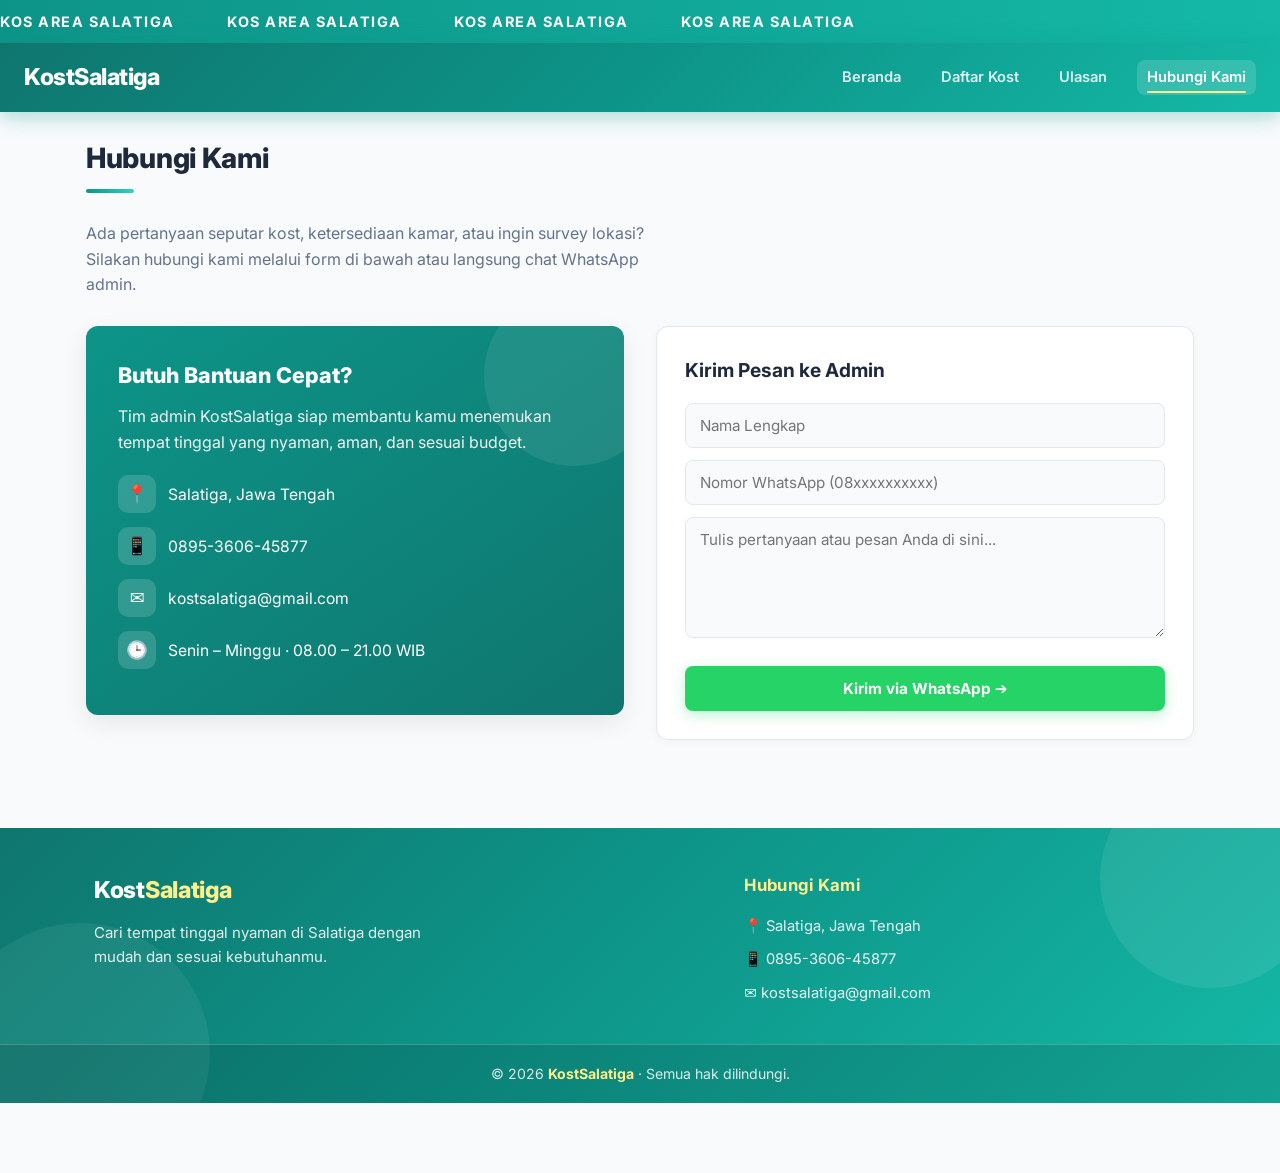
<file: kontak.html>
<!DOCTYPE html>
<html lang="id">
<head>
  <meta charset="UTF-8">
  <meta name="viewport" content="width=device-width, initial-scale=1.0">
  <title>Hubungi Kami - KostSalatiga</title>
  <link rel="stylesheet" href="style.css">
  <link rel="preconnect" href="https://fonts.googleapis.com">
  <link rel="preconnect" href="https://fonts.gstatic.com" crossorigin>
  <link href="https://fonts.googleapis.com/css2?family=Inter:wght@400;500;600;700;800&display=swap" rel="stylesheet">
</head>
<body>
  <!-- BANNER HEADER BERGERAK -->
  <div class="marquee-banner">
    <div class="marquee-text">
      <span> KOS AREA SALATIGA </span>
      <span> KOS AREA SALATIGA </span>
      <span> KOS AREA SALATIGA </span>
      <span> KOS AREA SALATIGA </span>
    </div>
  </div>

  <header>
    <h1>KostSalatiga</h1>
    <nav>
      <a href="index.html">Beranda</a>
      <a href="daftar.html">Daftar Kost</a>
      <a href="ulasan.html">Ulasan</a>
      <a href="kontak.html" class="active">Hubungi Kami</a>
    </nav>
  </header>

  <main class="container">
    <h3 class="section-title">Hubungi Kami</h3>
    <p style="color: var(--text-muted); margin-bottom: 28px; max-width: 560px;">
      Ada pertanyaan seputar kost, ketersediaan kamar, atau ingin survey lokasi?
      Silakan hubungi kami melalui form di bawah atau langsung chat WhatsApp admin.
    </p>

    <div class="contact-section">
      <!-- INFO CARD -->
      <div class="contact-info-card">
        <h4>Butuh Bantuan Cepat?</h4>
        <p>
          Tim admin KostSalatiga siap membantu kamu menemukan tempat tinggal
          yang nyaman, aman, dan sesuai budget.
        </p>
        <div class="contact-detail">
          <span>📍</span>
          <div>Salatiga, Jawa Tengah</div>
        </div>
        <div class="contact-detail">
          <span>📱</span>
          <div>0895-3606-45877</div>
        </div>
        <div class="contact-detail">
          <span>✉️</span>
          <div>kostsalatiga@gmail.com</div>
        </div>
        <div class="contact-detail">
          <span>🕒</span>
          <div>Senin – Minggu · 08.00 – 21.00 WIB</div>
        </div>
      </div>

      <!-- FORM CARD -->
      <div class="contact-form-card">
        <h4>Kirim Pesan ke Admin</h4>
        <form id="contactForm" onsubmit="kirimPesanWA(event)">
          <input type="text" id="contactNama" placeholder="Nama Lengkap" required>
          <input type="tel" id="contactHp" placeholder="Nomor WhatsApp (08xxxxxxxxxx)" required>
          <textarea id="contactPesan" rows="5" placeholder="Tulis pertanyaan atau pesan Anda di sini..." required></textarea>
          <button type="submit" class="btn-submit">Kirim via WhatsApp ➔</button>
        </form>
      </div>
    </div>
  </main>

  <footer class="site-footer">
    <div class="footer-container">
      <div class="footer-brand">
        <h2>Kost<span>Salatiga</span></h2>
        <p>
          Cari tempat tinggal nyaman di Salatiga
          dengan mudah dan sesuai kebutuhanmu.
        </p>
      </div>
      <div class="footer-column">
        <h3>Hubungi Kami</h3>
        <p>📍 Salatiga, Jawa Tengah</p>
        <p>📱 0895-3606-45877</p>
        <p>✉️ kostsalatiga@gmail.com</p>
      </div>
    </div>
    <div class="footer-bottom">
      <p>© 2026 <strong>KostSalatiga</strong> · Semua hak dilindungi.</p>
    </div>
  </footer>

  <!-- BOTTOM NAVIGATION (MOBILE) -->
  <div class="bottom-nav">
    <a href="index.html">Beranda</a>
    <a href="daftar.html">Daftar Kost</a>
    <a href="ulasan.html">Ulasan</a>
    <a href="kontak.html" class="active">Hubungi Kami</a>
  </div>

  <script src="script.js"></script>
</body>
</html>
</file>
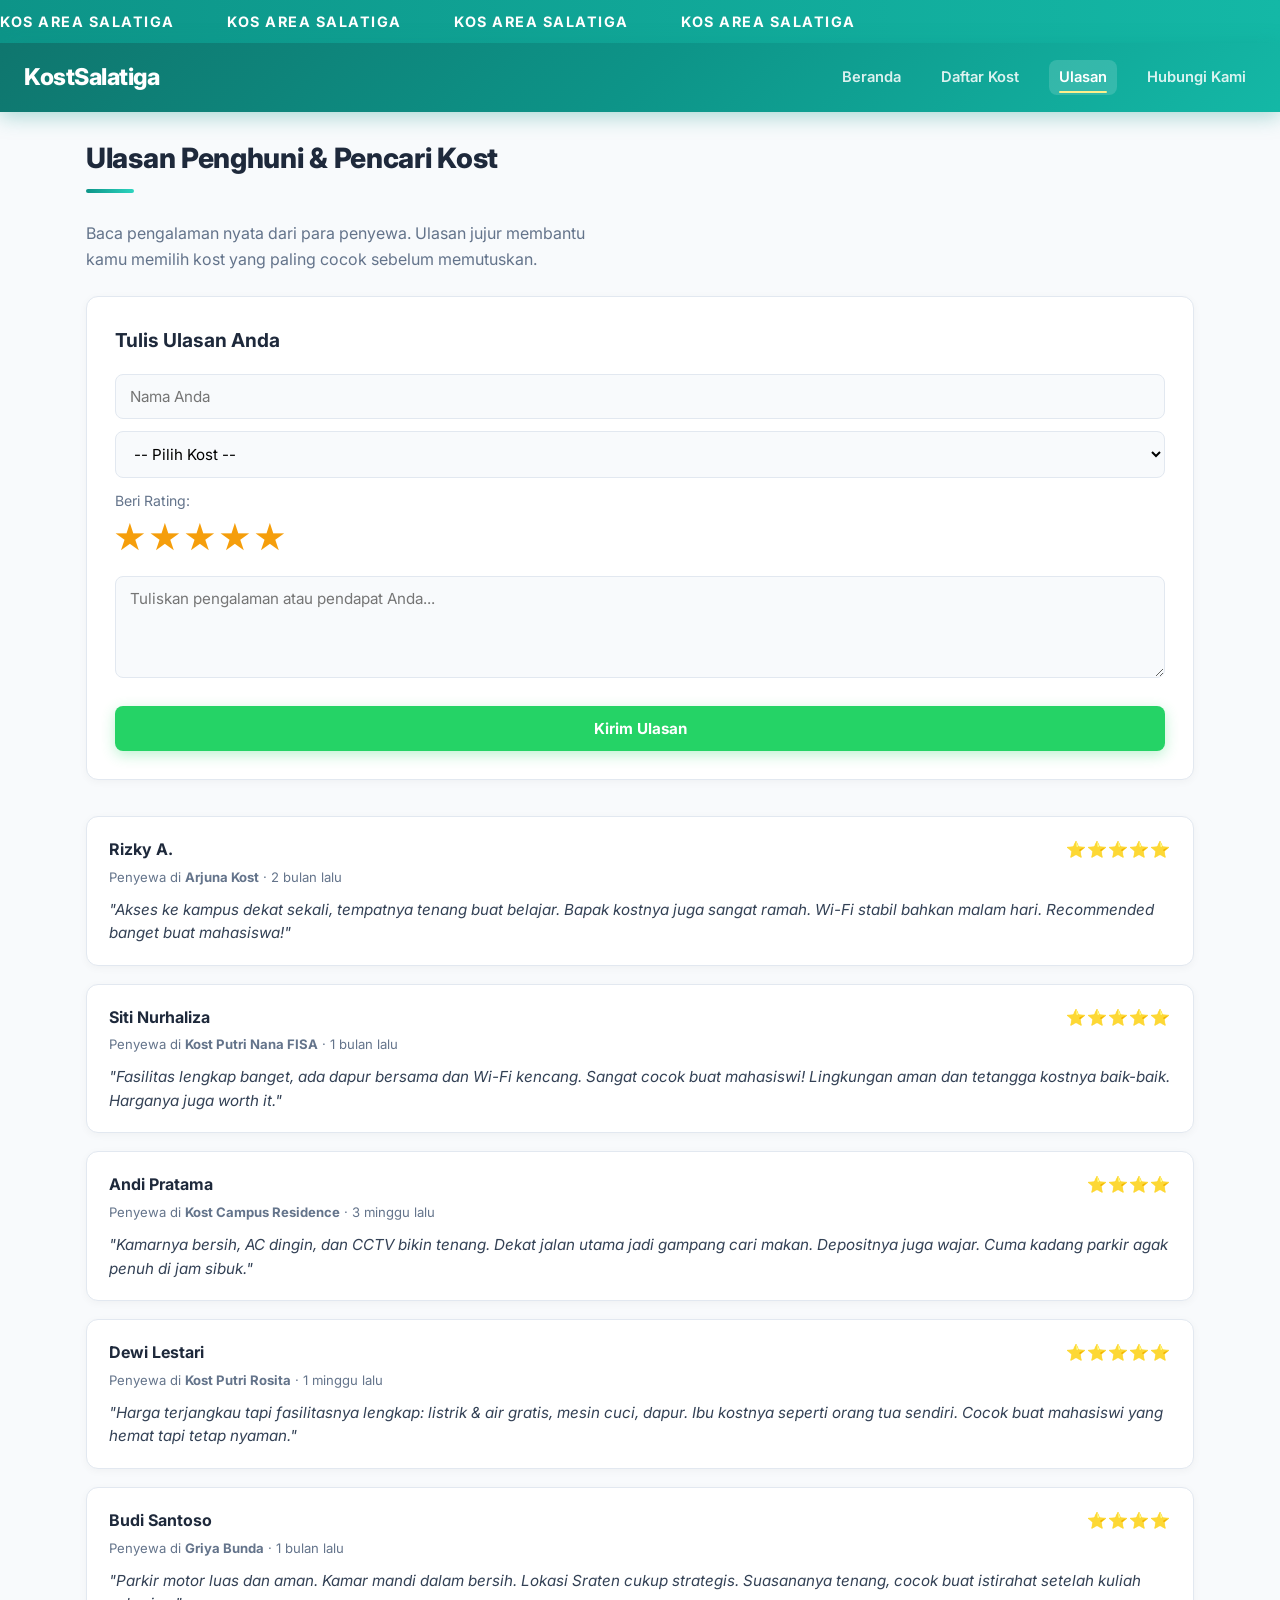
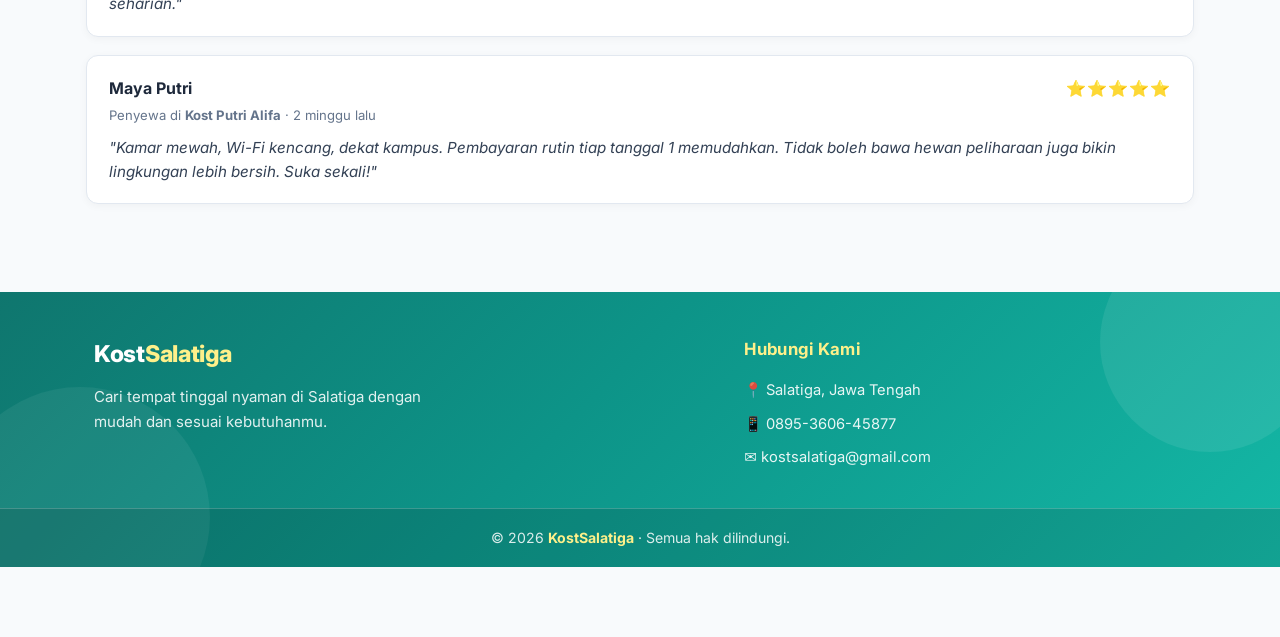
<file: ulasan.html>
<!DOCTYPE html>
<html lang="id">
<head>
  <meta charset="UTF-8">
  <meta name="viewport" content="width=device-width, initial-scale=1.0">
  <title>Ulasan - Kost Salatiga</title>
  <link rel="stylesheet" href="style.css">
  <link rel="preconnect" href="https://fonts.googleapis.com">
  <link rel="preconnect" href="https://fonts.gstatic.com" crossorigin>
  <link href="https://fonts.googleapis.com/css2?family=Inter:wght@400;500;600;700;800&display=swap" rel="stylesheet">
</head>
<body>

  <!-- BANNER HEADER BERGERAK -->
  <div class="marquee-banner">
    <div class="marquee-text">
      <span> KOS AREA SALATIGA </span>
      <span> KOS AREA SALATIGA </span>
      <span> KOS AREA SALATIGA </span>
      <span> KOS AREA SALATIGA </span>
    </div>
  </div>

  <header>
    <h1>KostSalatiga</h1>
    <nav>
      <a href="index.html">Beranda</a>
      <a href="daftar.html">Daftar Kost</a>
      <a href="ulasan.html" class="active">Ulasan</a>
      <a href="kontak.html">Hubungi Kami</a>
    </nav>
  </header>

  <main class="container">
    <h3 class="section-title">Ulasan Penghuni & Pencari Kost</h3>
    <p style="color: var(--text-muted); margin-bottom: 24px; max-width: 520px;">
      Baca pengalaman nyata dari para penyewa. Ulasan jujur membantu kamu memilih
      kost yang paling cocok sebelum memutuskan.
    </p>

    <!-- FORM KIRIM ULASAN -->
    <section class="review-form-section">
      <h4>Tulis Ulasan Anda</h4>
      <form id="reviewForm" onsubmit="tambahUlasan(event)">
        <input type="text" id="reviewNama" placeholder="Nama Anda" required>
        <select id="reviewKost" required>
          <option value="">-- Pilih Kost --</option>
          <option value="Arjuna Kost">Arjuna Kost</option>
          <option value="Griya Bunda">Griya Bunda</option>
          <option value="Kost Putri Nana FISA">Kost Putri Nana FISA</option>
          <option value="Kost Putri Rosita">Kost Putri Rosita</option>
          <option value="Kost Putri Alifa">Kost Putri Alifa</option>
          <option value="Kost Graha Asri">Kost Graha Asri</option>
          <option value="Kost Campus Residence">Kost Campus Residence</option>
          <option value="Kost Green House">Kost Green House</option>
          <option value="Kost Wisma Cinta">Kost Wisma Cinta</option>
          <option value="Kost Barokah Sejahtera">Kost Barokah Sejahtera</option>
        </select>
        <label style="font-size: 0.88rem; color: #64748b; margin-bottom: 4px; display: block;">Beri Rating:</label>
        <div id="starPicker" class="star-picker"></div>
        <textarea id="reviewPesan" rows="4" placeholder="Tuliskan pengalaman atau pendapat Anda..." required></textarea>
        <button type="submit" class="btn-submit">Kirim Ulasan</button>
      </form>
    </section>

    <!-- LIST ULASAN -->
    <section class="reviews-list" id="reviewsContainer">
      <div class="review-card">
        <div class="review-header">
          <strong>Rizky A.</strong>
          <span class="stars">⭐⭐⭐⭐⭐</span>
        </div>
        <small>Penyewa di <strong>Arjuna Kost</strong> · 2 bulan lalu</small>
        <p>"Akses ke kampus dekat sekali, tempatnya tenang buat belajar. Bapak kostnya juga sangat ramah. Wi-Fi stabil bahkan malam hari. Recommended banget buat mahasiswa!"</p>
      </div>

      <div class="review-card">
        <div class="review-header">
          <strong>Siti Nurhaliza</strong>
          <span class="stars">⭐⭐⭐⭐⭐</span>
        </div>
        <small>Penyewa di <strong>Kost Putri Nana FISA</strong> · 1 bulan lalu</small>
        <p>"Fasilitas lengkap banget, ada dapur bersama dan Wi-Fi kencang. Sangat cocok buat mahasiswi! Lingkungan aman dan tetangga kostnya baik-baik. Harganya juga worth it."</p>
      </div>

      <div class="review-card">
        <div class="review-header">
          <strong>Andi Pratama</strong>
          <span class="stars">⭐⭐⭐⭐</span>
        </div>
        <small>Penyewa di <strong>Kost Campus Residence</strong> · 3 minggu lalu</small>
        <p>"Kamarnya bersih, AC dingin, dan CCTV bikin tenang. Dekat jalan utama jadi gampang cari makan. Depositnya juga wajar. Cuma kadang parkir agak penuh di jam sibuk."</p>
      </div>

      <div class="review-card">
        <div class="review-header">
          <strong>Dewi Lestari</strong>
          <span class="stars">⭐⭐⭐⭐⭐</span>
        </div>
        <small>Penyewa di <strong>Kost Putri Rosita</strong> · 1 minggu lalu</small>
        <p>"Harga terjangkau tapi fasilitasnya lengkap: listrik & air gratis, mesin cuci, dapur. Ibu kostnya seperti orang tua sendiri. Cocok buat mahasiswi yang hemat tapi tetap nyaman."</p>
      </div>

      <div class="review-card">
        <div class="review-header">
          <strong>Budi Santoso</strong>
          <span class="stars">⭐⭐⭐⭐</span>
        </div>
        <small>Penyewa di <strong>Griya Bunda</strong> · 1 bulan lalu</small>
        <p>"Parkir motor luas dan aman. Kamar mandi dalam bersih. Lokasi Sraten cukup strategis. Suasananya tenang, cocok buat istirahat setelah kuliah seharian."</p>
      </div>

      <div class="review-card">
        <div class="review-header">
          <strong>Maya Putri</strong>
          <span class="stars">⭐⭐⭐⭐⭐</span>
        </div>
        <small>Penyewa di <strong>Kost Putri Alifa</strong> · 2 minggu lalu</small>
        <p>"Kamar mewah, Wi-Fi kencang, dekat kampus. Pembayaran rutin tiap tanggal 1 memudahkan. Tidak boleh bawa hewan peliharaan juga bikin lingkungan lebih bersih. Suka sekali!"</p>
      </div>
    </section>
  </main>

  <footer class="site-footer">
    <div class="footer-container">
      <div class="footer-brand">
        <h2>Kost<span>Salatiga</span></h2>
        <p>Cari tempat tinggal nyaman di Salatiga dengan mudah dan sesuai kebutuhanmu.</p>
      </div>
      <div class="footer-column">
        <h3>Hubungi Kami</h3>
        <p>📍 Salatiga, Jawa Tengah</p>
        <p>📱 0895-3606-45877</p>
        <p>✉️ kostsalatiga@gmail.com</p>
      </div>
    </div>
    <div class="footer-bottom">
      <p>© 2026 <strong>KostSalatiga</strong> · Semua hak dilindungi.</p>
    </div>
  </footer>

  <div class="bottom-nav">
    <a href="index.html">Beranda</a>
    <a href="daftar.html">Daftar Kost</a>
    <a href="ulasan.html" class="active">Ulasan</a>
    <a href="kontak.html">Hubungi Kami</a>
  </div>

  <script src="script.js"></script>
</body>
</html>
</file>
<file: style.css>
/* ==========================================================================
   KOST SALATIGA - INTERACTIVE & MODERN CSS
   ========================================================================== */
:root {
  --primary: #0d9488;
  --primary-hover: #0f766e;
  --primary-light: #ccfbf1;
  --primary-soft: rgba(13, 148, 136, 0.12);
  --accent: #f59e0b;
  --dark-slate: #1e293b;
  --text-muted: #64748b;
  --bg-light: #f8fafc;
  --bg-white: #ffffff;
  --border-color: #e2e8f0;
  --shadow-sm: 0 2px 8px rgba(0, 0, 0, 0.04);
  --shadow-md: 0 8px 24px rgba(0, 0, 0, 0.08);
  --shadow-lg: 0 16px 32px rgba(0, 0, 0, 0.12);
  --shadow-glow: 0 0 20px rgba(13, 148, 136, 0.25);
  --radius-sm: 8px;
  --radius-md: 12px;
  --radius-lg: 20px;
  --transition: all 0.3s cubic-bezier(0.4, 0, 0.2, 1);
  --font-main: 'Inter', 'Segoe UI', system-ui, -apple-system, sans-serif;
}

* {
  margin: 0;
  padding: 0;
  box-sizing: border-box;
  font-family: var(--font-main);
}

html { scroll-behavior: smooth; }

body {
  background-color: var(--bg-light);
  color: var(--dark-slate);
  line-height: 1.6;
  -webkit-font-smoothing: antialiased;
  min-height: 100vh;
  padding-bottom: 70px;
}

img { max-width: 100%; display: block; }
a { text-decoration: none; color: inherit; }

.container {
  max-width: 1140px;
  margin: 0 auto;
  padding: 24px 16px;
}

/* MARQUEE */
.marquee-banner {
  background: linear-gradient(90deg, var(--primary), #14b8a6, var(--primary));
  background-size: 200% 100%;
  color: white;
  overflow: hidden;
  white-space: nowrap;
  padding: 10px 0;
  font-weight: 700;
  font-size: 0.9rem;
  letter-spacing: 1.5px;
  position: relative;
  z-index: 50;
  animation: gradientShift 6s ease infinite;
}

.marquee-text {
  display: inline-block;
  animation: marqueeScroll 18s linear infinite;
}

.marquee-text span { margin-right: 48px; display: inline-block; }

@keyframes marqueeScroll {
  0% { transform: translateX(0); }
  100% { transform: translateX(-50%); }
}

@keyframes gradientShift {
  0%, 100% { background-position: 0% 50%; }
  50% { background-position: 100% 50%; }
}

/* HEADER (daftar/ulasan/kontak) */
header {
  background: linear-gradient(135deg, #0f766e 0%, #0d9488 50%, #14b8a6 100%);
  border-bottom: none;
  padding: 16px 24px;
  display: flex;
  justify-content: space-between;
  align-items: center;
  position: sticky;
  top: 0;
  z-index: 100;
  box-shadow: 0 4px 20px rgba(13, 148, 136, 0.35);
  transition: var(--transition);
}

header h1 {
  font-size: 1.45rem;
  font-weight: 800;
  color: #ffffff;
  letter-spacing: -0.5px;
}

header nav {
  display: flex;
  gap: 20px;
  flex-wrap: wrap;
}

header nav a {
  color: rgba(255, 255, 255, 0.85);
  font-weight: 600;
  font-size: 0.92rem;
  position: relative;
  padding: 6px 10px;
  border-radius: 8px;
  transition: var(--transition);
}

header nav a::after {
  content: '';
  position: absolute;
  bottom: 2px;
  left: 10px;
  right: 10px;
  height: 2px;
  background: #fef08a;
  border-radius: 2px;
  transition: var(--transition);
  transform: scaleX(0);
  transform-origin: center;
}

header nav a:hover,
header nav a.active {
  color: #ffffff;
  background: rgba(255, 255, 255, 0.15);
}

header nav a:hover::after,
header nav a.active::after {
  transform: scaleX(1);
}

/* NAVBAR (index) */
.navbar {
  background: linear-gradient(135deg, #0f766e 0%, #0d9488 50%, #14b8a6 100%);
  border-bottom: none;
  position: sticky;
  top: 0;
  z-index: 100;
  box-shadow: 0 4px 20px rgba(13, 148, 136, 0.35);
  transition: var(--transition);
}

.nav-container {
  max-width: 1140px;
  margin: 0 auto;
  padding: 16px;
  display: flex;
  justify-content: space-between;
  align-items: center;
}

.logo {
  font-size: 1.5rem;
  font-weight: 800;
  color: #ffffff;
  letter-spacing: -0.5px;
}

.logo span { color: #fef08a; }

.nav-menu {
  display: flex;
  gap: 16px;
}

.nav-menu a {
  color: rgba(255, 255, 255, 0.85);
  font-weight: 600;
  font-size: 0.95rem;
  position: relative;
  padding: 6px 12px;
  border-radius: 8px;
  transition: var(--transition);
}

.nav-menu a::after {
  content: '';
  position: absolute;
  bottom: 2px;
  left: 12px;
  right: 12px;
  height: 2px;
  background: #fef08a;
  transition: var(--transition);
  border-radius: 2px;
  transform: scaleX(0);
  transform-origin: center;
}

.nav-menu a.active,
.nav-menu a:hover {
  color: #ffffff;
  background: rgba(255, 255, 255, 0.15);
}

.nav-menu a.active::after,
.nav-menu a:hover::after {
  transform: scaleX(1);
}

/* HERO */
.hero-wallpaper-section {
  position: relative;
  background-image: url('https://jogja.disway.id/upload/3df59b6538d28fbd732630ff2f01f0a1.jpg');
  background-size: cover;
  background-position: center;
  border-radius: var(--radius-lg);
  padding: 72px 24px;
  text-align: center;
  margin-bottom: 48px;
  overflow: hidden;
  box-shadow: var(--shadow-lg);
}

.hero-overlay {
  position: absolute;
  inset: 0;
  background: linear-gradient(180deg, rgba(15, 23, 42, 0.55) 0%, rgba(15, 23, 42, 0.85) 100%);
  z-index: 1;
}

.hero-content {
  position: relative;
  z-index: 2;
  max-width: 760px;
  margin: 0 auto;
}

.hero-content h2 {
  font-size: 2.5rem;
  font-weight: 800;
  color: #fff;
  margin-bottom: 12px;
  letter-spacing: -0.5px;
  text-shadow: 0 2px 12px rgba(0, 0, 0, 0.25);
  animation: fadeUp 0.7s ease;
}

.hero-content p {
  color: #e2e8f0;
  font-size: 1.1rem;
  margin-bottom: 32px;
  text-shadow: 0 1px 4px rgba(0, 0, 0, 0.3);
  animation: fadeUp 0.7s ease 0.1s both;
}

.search-box {
  display: flex;
  background: rgba(255, 255, 255, 0.96);
  backdrop-filter: blur(8px);
  border-radius: var(--radius-md);
  padding: 6px;
  box-shadow: 0 12px 32px rgba(0, 0, 0, 0.25);
  margin-bottom: 8px;
  transition: var(--transition);
  border: 1px solid rgba(255, 255, 255, 0.35);
  animation: fadeUp 0.7s ease 0.2s both;
}

.search-box:focus-within {
  transform: translateY(-3px);
  box-shadow: 0 16px 40px rgba(0, 0, 0, 0.32), var(--shadow-glow);
}

.search-box input {
  flex: 1;
  border: none;
  padding: 14px 20px;
  outline: none;
  font-size: 1rem;
  background: transparent;
  color: var(--dark-slate);
}

.search-box input::placeholder { color: #94a3b8; }

.btn-search {
  background: var(--primary);
  color: white;
  border: none;
  padding: 0 28px;
  border-radius: var(--radius-sm);
  font-weight: 600;
  font-size: 0.95rem;
  cursor: pointer;
  transition: var(--transition);
  box-shadow: 0 4px 12px rgba(13, 148, 136, 0.35);
}

.btn-search:hover {
  background: var(--primary-hover);
  transform: scale(1.03);
}

/* SECTION TITLE */
.section-title { margin-bottom: 28px; text-align: left; }

.section-title h3,
h3.section-title {
  font-size: 1.75rem;
  font-weight: 800;
  color: var(--dark-slate);
  letter-spacing: -0.3px;
  position: relative;
  display: inline-block;
}

h3.section-title::after {
  content: '';
  display: block;
  width: 48px;
  height: 4px;
  background: linear-gradient(90deg, var(--primary), #2dd4bf);
  border-radius: 4px;
  margin-top: 8px;
}

.section-title p {
  color: var(--text-muted);
  font-size: 0.98rem;
  margin-top: 6px;
}

/* KOST GRID & CARDS */
.kost-grid {
  display: grid;
  grid-template-columns: repeat(auto-fill, minmax(320px, 1fr));
  gap: 28px;
}

.kost-card {
  background: var(--bg-white);
  border-radius: var(--radius-md);
  border: 1px solid var(--border-color);
  overflow: hidden;
  position: relative;
  display: flex;
  flex-direction: column;
  transition: var(--transition);
  box-shadow: var(--shadow-sm);
}

.kost-card:hover {
  transform: translateY(-8px);
  box-shadow: var(--shadow-md);
  border-color: #cbd5e1;
}

.card-badge {
  position: absolute;
  top: 14px;
  left: 14px;
  background: #ec4899;
  color: white;
  padding: 6px 14px;
  border-radius: 20px;
  font-weight: 700;
  font-size: 0.75rem;
  letter-spacing: 0.5px;
  text-transform: uppercase;
  z-index: 2;
  box-shadow: 0 4px 10px rgba(0, 0, 0, 0.15);
}

.badge-putra { background: #3b82f6; }
.badge-umum { background: #8b5cf6; }

.card-img {
  width: 100%;
  height: 210px;
  overflow: hidden;
  position: relative;
}

.card-img img,
.kost-img {
  width: 100%;
  height: 210px;
  object-fit: cover;
  transition: transform 0.55s ease;
}

.kost-card:hover .card-img img,
.kost-card:hover .kost-img {
  transform: scale(1.08);
}

.card-body,
.kost-body {
  padding: 22px;
  display: flex;
  flex-direction: column;
  flex: 1;
  gap: 8px;
}

.kost-title {
  font-size: 1.15rem;
  font-weight: 700;
  color: var(--dark-slate);
  margin-bottom: 2px;
}

.kost-location {
  font-size: 0.88rem;
  color: var(--text-muted);
  margin-bottom: 6px;
  display: flex;
  align-items: flex-start;
  gap: 4px;
  line-height: 1.4;
}

.kost-price {
  font-size: 0.9rem;
  color: var(--text-muted);
  font-weight: 600;
}

.kost-price span,
.kost-body .kost-price {
  font-size: 1.15rem;
  font-weight: 800;
  color: var(--primary);
}

.kost-facilities {
  list-style: none;
  display: flex;
  gap: 8px;
  flex-wrap: wrap;
  margin: 8px 0 12px;
  font-size: 0.85rem;
  color: #475569;
}

.kost-facilities li {
  background: var(--bg-light);
  color: #475569;
  border: 1px solid var(--border-color);
  padding: 4px 12px;
  border-radius: var(--radius-sm);
  font-size: 0.78rem;
  font-weight: 500;
  transition: var(--transition);
}

.kost-card:hover .kost-facilities li {
  background: var(--primary-light);
  border-color: #99f6e4;
  color: var(--primary-hover);
}

.kost-body .kost-facilities,
.kost-body .kost-rules {
  font-size: 0.88rem;
  color: #475569;
  line-height: 1.5;
}

.kost-body .kost-rules {
  color: var(--text-muted);
  font-size: 0.84rem;
}

.maps-link {
  display: inline-flex;
  align-items: center;
  gap: 4px;
  color: var(--primary);
  font-weight: 600;
  font-size: 0.88rem;
  margin: 6px 0 10px;
  transition: var(--transition);
}

.maps-link:hover {
  color: var(--primary-hover);
  text-decoration: underline;
}

.card-footer {
  margin-top: auto;
  display: flex;
  justify-content: space-between;
  align-items: center;
  border-top: 1px solid var(--border-color);
  padding-top: 16px;
}

.btn-order,
.btn-pesan {
  background: var(--primary);
  color: white;
  border: none;
  padding: 10px 20px;
  border-radius: var(--radius-sm);
  font-weight: 600;
  font-size: 0.9rem;
  cursor: pointer;
  transition: var(--transition);
  box-shadow: 0 4px 12px rgba(13, 148, 136, 0.25);
  width: 100%;
  margin-top: 8px;
}

.btn-order { width: auto; margin-top: 0; }

.btn-order:hover,
.btn-pesan:hover {
  background: var(--primary-hover);
  transform: translateY(-2px);
  box-shadow: 0 8px 18px rgba(13, 148, 136, 0.35);
}

.highlight {
  background: linear-gradient(120deg, #fef08a 0%, #fde047 100%);
  padding: 1px 4px;
  border-radius: 3px;
  font-weight: 700;
}

.no-results-msg {
  grid-column: 1 / -1;
  text-align: center;
  padding: 48px 24px;
  color: var(--text-muted);
  background: var(--bg-white);
  border-radius: var(--radius-md);
  border: 1px dashed var(--border-color);
}

/* MODAL */
.modal-overlay {
  display: none;
  position: fixed;
  inset: 0;
  background: rgba(15, 23, 42, 0.65);
  backdrop-filter: blur(8px);
  z-index: 1000;
  align-items: center;
  justify-content: center;
  animation: fadeIn 0.25s ease;
}

.modal-overlay[style*="flex"],
.modal-overlay.modal-active {
  display: flex !important;
}

.modal-box {
  background: white;
  width: 90%;
  max-width: 420px;
  padding: 32px;
  border-radius: var(--radius-md);
  position: relative;
  box-shadow: var(--shadow-lg);
  animation: slideUp 0.35s cubic-bezier(0.16, 1, 0.3, 1);
}

.close-modal,
.modal-close {
  position: absolute;
  top: 16px;
  right: 18px;
  font-size: 1.5rem;
  color: var(--text-muted);
  cursor: pointer;
  transition: var(--transition);
  line-height: 1;
}

.close-modal:hover,
.modal-close:hover {
  color: var(--dark-slate);
  transform: rotate(90deg);
}

.modal-box h3 {
  font-size: 1.3rem;
  font-weight: 800;
  margin-bottom: 6px;
}

.modal-box p {
  font-size: 0.88rem;
  color: var(--text-muted);
  margin-bottom: 20px;
}

.modal-box input,
.form-group input,
#loginForm input,
#reviewForm input,
#reviewForm select,
#reviewForm textarea,
#contactForm input,
#contactForm textarea {
  width: 100%;
  padding: 12px 14px;
  border: 1px solid var(--border-color);
  border-radius: var(--radius-sm);
  outline: none;
  font-size: 0.95rem;
  margin-bottom: 12px;
  transition: var(--transition);
  background: var(--bg-light);
}

.modal-box input:focus,
.form-group input:focus,
#loginForm input:focus,
#reviewForm input:focus,
#reviewForm select:focus,
#reviewForm textarea:focus,
#contactForm input:focus,
#contactForm textarea:focus {
  border-color: var(--primary);
  box-shadow: 0 0 0 3px rgba(13, 148, 136, 0.18);
  background: white;
}

.form-group { margin-bottom: 16px; }

.form-group label {
  display: block;
  font-size: 0.85rem;
  font-weight: 600;
  margin-bottom: 6px;
  color: var(--dark-slate);
}

.btn-login,
.btn-submit {
  width: 100%;
  background: #25d366;
  color: white;
  border: none;
  padding: 13px;
  border-radius: var(--radius-sm);
  font-weight: 700;
  font-size: 0.95rem;
  margin-top: 8px;
  cursor: pointer;
  transition: var(--transition);
  box-shadow: 0 4px 14px rgba(37, 211, 102, 0.3);
}

.btn-login:hover,
.btn-submit:hover {
  background: #1ebc57;
  transform: translateY(-2px);
  box-shadow: 0 8px 20px rgba(37, 211, 102, 0.4);
}

/* REVIEW */
.review-form-section {
  background: var(--bg-white);
  border-radius: var(--radius-md);
  padding: 28px;
  margin-bottom: 36px;
  border: 1px solid var(--border-color);
  box-shadow: var(--shadow-sm);
  transition: var(--transition);
}

.review-form-section:hover { box-shadow: var(--shadow-md); }

.review-form-section h4 {
  font-size: 1.2rem;
  font-weight: 700;
  margin-bottom: 18px;
  color: var(--dark-slate);
}

.star-picker {
  display: flex;
  gap: 6px;
  margin-bottom: 14px;
  font-size: 1.8rem;
  cursor: pointer;
  user-select: none;
}

.star-item {
  color: #cbd5e1;
  transition: var(--transition);
  transform-origin: center;
}

.star-item:hover,
.star-item.active {
  color: #f59e0b;
  transform: scale(1.15);
}

.star-item:hover {
  filter: drop-shadow(0 0 4px rgba(245, 158, 11, 0.5));
}

.reviews-list {
  display: flex;
  flex-direction: column;
  gap: 18px;
}

.review-card {
  background: var(--bg-white);
  border: 1px solid var(--border-color);
  border-radius: var(--radius-md);
  padding: 20px 22px;
  box-shadow: var(--shadow-sm);
  transition: var(--transition);
  position: relative;
  overflow: hidden;
}

.review-card::before {
  content: '';
  position: absolute;
  left: 0;
  top: 0;
  bottom: 0;
  width: 4px;
  background: linear-gradient(180deg, var(--primary), #2dd4bf);
  opacity: 0;
  transition: var(--transition);
}

.review-card:hover {
  transform: translateX(4px);
  box-shadow: var(--shadow-md);
  border-color: #cbd5e1;
}

.review-card:hover::before { opacity: 1; }

.review-card.review-new {
  animation: slideInLeft 0.45s ease;
  border-color: var(--primary);
  background: linear-gradient(135deg, #f0fdfa 0%, #ffffff 60%);
}

.review-header {
  display: flex;
  justify-content: space-between;
  align-items: center;
  margin-bottom: 4px;
}

.review-header strong {
  font-size: 1rem;
  color: var(--dark-slate);
}

.stars {
  color: #f59e0b;
  letter-spacing: 1px;
}

.review-card small {
  color: var(--text-muted);
  font-size: 0.82rem;
  display: block;
  margin-bottom: 10px;
}

.review-card p {
  color: #334155;
  font-size: 0.95rem;
  line-height: 1.55;
  font-style: italic;
}

/* KONTAK */
.contact-section {
  display: grid;
  grid-template-columns: 1fr 1fr;
  gap: 32px;
  align-items: start;
}

.contact-info-card {
  background: linear-gradient(145deg, var(--primary) 0%, #0f766e 100%);
  color: white;
  border-radius: var(--radius-md);
  padding: 32px;
  box-shadow: var(--shadow-md);
  position: relative;
  overflow: hidden;
}

.contact-info-card::after {
  content: '';
  position: absolute;
  width: 180px;
  height: 180px;
  background: rgba(255, 255, 255, 0.08);
  border-radius: 50%;
  top: -40px;
  right: -40px;
}

.contact-info-card h4 {
  font-size: 1.35rem;
  font-weight: 800;
  margin-bottom: 12px;
}

.contact-info-card p {
  opacity: 0.92;
  margin-bottom: 20px;
  line-height: 1.6;
}

.contact-detail {
  display: flex;
  align-items: center;
  gap: 12px;
  margin-bottom: 14px;
  font-size: 0.98rem;
}

.contact-detail span {
  background: rgba(255, 255, 255, 0.15);
  width: 38px;
  height: 38px;
  border-radius: 10px;
  display: flex;
  align-items: center;
  justify-content: center;
  font-size: 1.1rem;
}

.contact-form-card {
  background: var(--bg-white);
  border-radius: var(--radius-md);
  padding: 28px;
  border: 1px solid var(--border-color);
  box-shadow: var(--shadow-sm);
  transition: var(--transition);
}

.contact-form-card:hover { box-shadow: var(--shadow-md); }

.contact-form-card h4 {
  font-size: 1.2rem;
  font-weight: 700;
  margin-bottom: 18px;
}

/* FOOTER */
.site-footer,
.footer {
  background: linear-gradient(135deg, #0f766e 0%, #0d9488 45%, #14b8a6 100%);
  border-top: none;
  margin-top: 64px;
  padding: 0;
  color: #ffffff;
  position: relative;
  overflow: hidden;
}

.site-footer::before,
.footer::before {
  content: '';
  position: absolute;
  top: -60px;
  right: -40px;
  width: 220px;
  height: 220px;
  background: rgba(255, 255, 255, 0.08);
  border-radius: 50%;
  pointer-events: none;
}

.site-footer::after,
.footer::after {
  content: '';
  position: absolute;
  bottom: -80px;
  left: -50px;
  width: 260px;
  height: 260px;
  background: rgba(255, 255, 255, 0.06);
  border-radius: 50%;
  pointer-events: none;
}

.footer-container {
  max-width: 1140px;
  margin: 0 auto;
  padding: 44px 24px 28px;
  display: grid;
  grid-template-columns: 1.4fr 1fr;
  gap: 32px;
  position: relative;
  z-index: 1;
}

.footer-brand h2 {
  font-size: 1.45rem;
  font-weight: 800;
  color: #ffffff;
  margin-bottom: 12px;
  letter-spacing: -0.3px;
}

.footer-brand h2 span { color: #fef08a; }

.footer-brand p {
  color: rgba(255, 255, 255, 0.88);
  font-size: 0.94rem;
  line-height: 1.6;
  max-width: 340px;
}

.footer-column h3 {
  font-size: 1.05rem;
  font-weight: 700;
  margin-bottom: 16px;
  color: #fef08a;
  letter-spacing: 0.3px;
}

.footer-column p {
  color: rgba(255, 255, 255, 0.9);
  font-size: 0.92rem;
  margin-bottom: 10px;
  transition: var(--transition);
}

.footer-column p:hover {
  color: #ffffff;
  transform: translateX(4px);
}

.footer-bottom {
  border-top: 1px solid rgba(255, 255, 255, 0.2);
  text-align: center;
  padding: 18px;
  font-size: 0.88rem;
  color: rgba(255, 255, 255, 0.85);
  position: relative;
  z-index: 1;
  background: rgba(0, 0, 0, 0.12);
}

.footer-bottom strong { color: #fef08a; }

.footer {
  text-align: center;
  padding: 32px 24px;
  font-size: 0.92rem;
  color: rgba(255, 255, 255, 0.92);
  position: relative;
  z-index: 1;
}

.footer p { position: relative; z-index: 1; }

/* BOTTOM NAV */
.bottom-nav {
  display: none;
  position: fixed;
  bottom: 0;
  left: 0;
  right: 0;
  background: rgba(255, 255, 255, 0.96);
  backdrop-filter: blur(12px);
  border-top: 1px solid var(--border-color);
  padding: 10px 8px;
  z-index: 90;
  justify-content: space-around;
  box-shadow: 0 -4px 20px rgba(0, 0, 0, 0.06);
}

.bottom-nav a {
  flex: 1;
  text-align: center;
  font-size: 0.75rem;
  font-weight: 600;
  color: var(--text-muted);
  padding: 6px 4px;
  border-radius: 10px;
  transition: var(--transition);
}

.bottom-nav a.active,
.bottom-nav a:hover {
  color: var(--primary);
  background: var(--primary-soft);
}

/* TOAST */
.toast-container {
  position: fixed;
  bottom: 90px;
  right: 20px;
  z-index: 2000;
  display: flex;
  flex-direction: column;
  gap: 10px;
}

.toast-item {
  background: var(--dark-slate);
  color: white;
  padding: 12px 18px;
  border-radius: var(--radius-sm);
  font-size: 0.9rem;
  box-shadow: var(--shadow-md);
  opacity: 0;
  transform: translateY(12px);
  transition: all 0.3s ease;
  max-width: 320px;
}

.toast-item.show {
  opacity: 1;
  transform: translateY(0);
}

.toast-success { background: #059669; }
.toast-error { background: #dc2626; }
.toast-info { background: var(--primary); }

/* ANIMATIONS */
@keyframes fadeIn {
  from { opacity: 0; }
  to { opacity: 1; }
}

@keyframes fadeUp {
  from { opacity: 0; transform: translateY(16px); }
  to { opacity: 1; transform: translateY(0); }
}

@keyframes slideUp {
  from { opacity: 0; transform: translateY(24px); }
  to { opacity: 1; transform: translateY(0); }
}

@keyframes slideInLeft {
  from { opacity: 0; transform: translateX(-20px); }
  to { opacity: 1; transform: translateX(0); }
}

/* RESPONSIVE */
@media (max-width: 900px) {
  .contact-section { grid-template-columns: 1fr; }
  .footer-container { grid-template-columns: 1fr; gap: 24px; }
}

@media (max-width: 768px) {
  body { padding-bottom: 72px; }

  header {
    flex-direction: column;
    gap: 12px;
    padding: 14px 16px;
  }

  header nav {
    gap: 14px;
    justify-content: center;
  }

  .nav-menu {
    gap: 14px;
    flex-wrap: wrap;
    justify-content: center;
  }

  .hero-wallpaper-section {
    padding: 48px 16px;
    margin-bottom: 32px;
    border-radius: var(--radius-md);
  }

  .hero-content h2 { font-size: 1.65rem; }
  .hero-content p { font-size: 0.95rem; }

  .search-box {
    flex-direction: column;
    padding: 10px;
    gap: 10px;
  }

  .search-box input {
    background: white;
    border-radius: var(--radius-sm);
  }

  .btn-search {
    padding: 12px;
    width: 100%;
  }

  .kost-grid {
    grid-template-columns: 1fr;
    gap: 20px;
  }

  .bottom-nav { display: flex; }
}

@media (max-width: 480px) {
  h3.section-title { font-size: 1.4rem; }

  .review-form-section,
  .contact-form-card,
  .contact-info-card {
    padding: 20px;
  }
}
</file>
